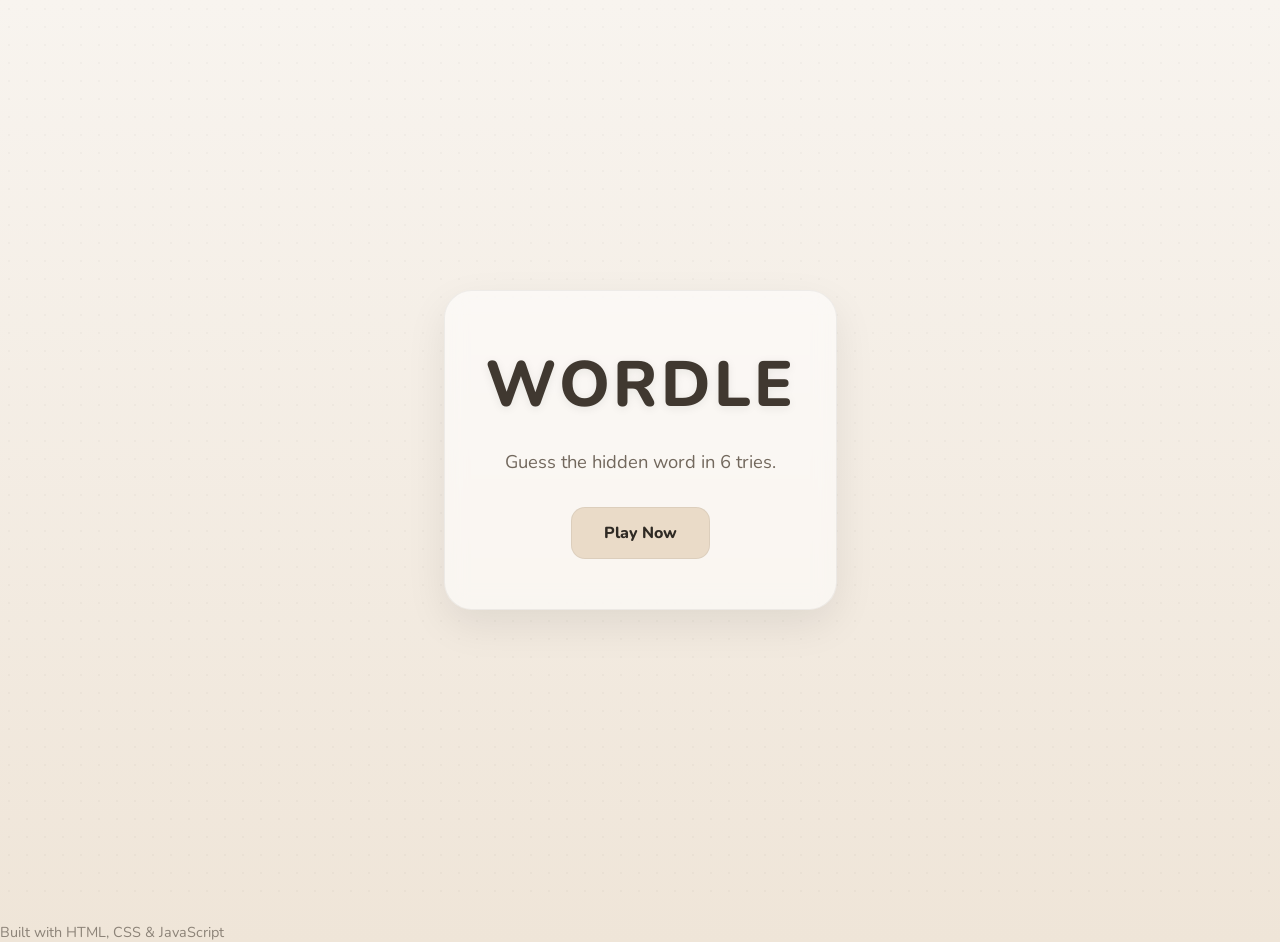
<file: index.html>
<!DOCTYPE html>
<html lang="en">
<head>
    <meta charset="UTF-8">
    <meta
        name="viewport"
        content="width=device-width, initial-scale=1.0">
    <title>Wordle Game</title>
    <link rel="stylesheet" href="style.css">
</head>
<body>
    <main class="hero">
        <section class="hero-content">

            <h1 id="title">
                WORDLE
            </h1>

            <p class="subtitle">
                Guess the hidden word in 6 tries.
            </p>

            <a
                href="wordle.html"
                class="start-btn"
                aria-label="Start the game"
            >
                Play Now
            </a>
        </section>
    </main>
    <p class="mini-text">
    Built with HTML, CSS & JavaScript
</p>
</body>
</html>
</file>
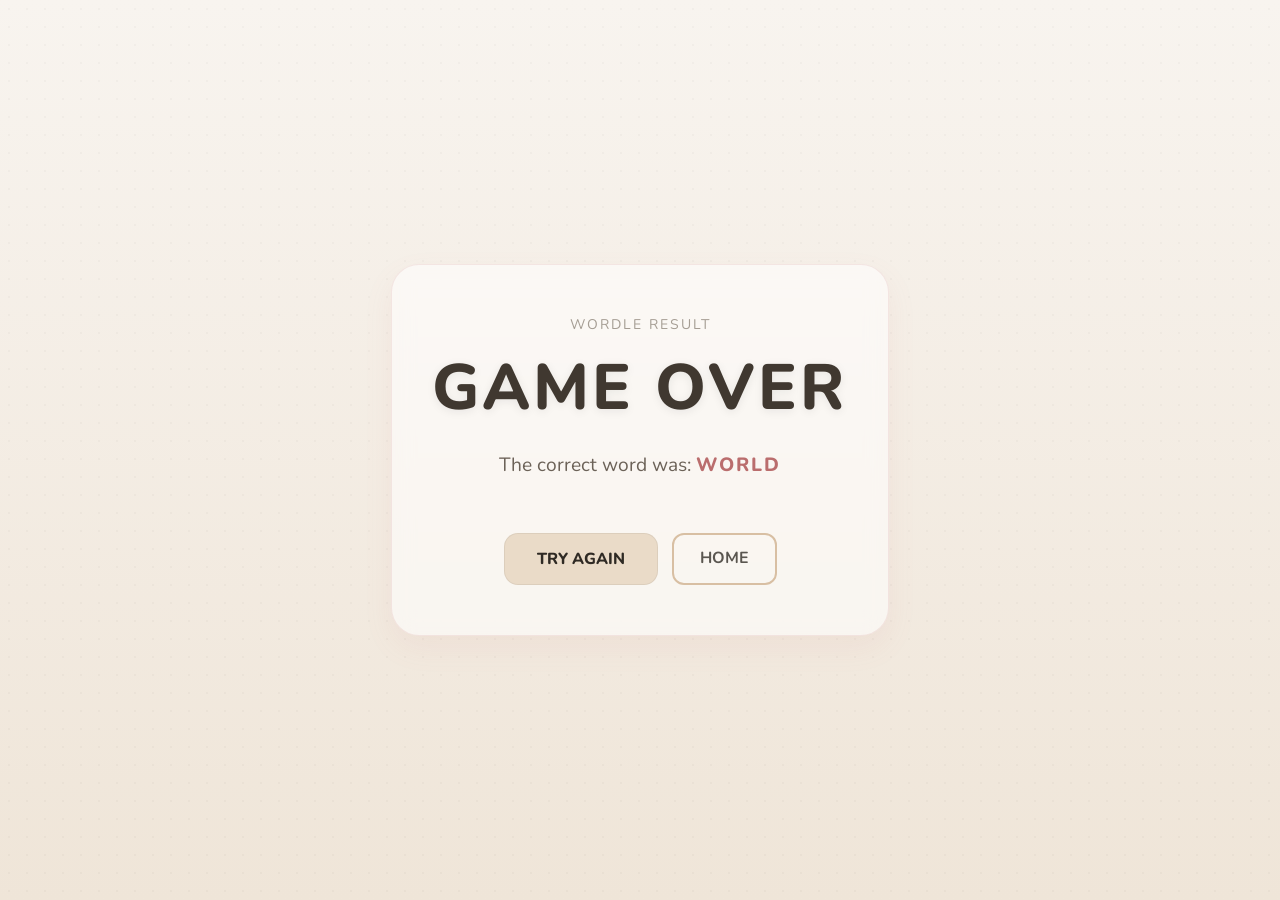
<file: fail.html>
<!DOCTYPE html>
<html lang="en">

<head>
    <meta charset="UTF-8">

    <meta
        name="viewport"
        content="width=device-width, initial-scale=1.0"
    >

    <title>Game Over</title>

    <link rel="stylesheet" href="style.css">
</head>

<body>

    <main class="hero">

        <section class="hero-content fail-screen">

            <p class="result-label">
                Wordle Result
            </p>

            <h1 id="title">
                GAME OVER
            </h1>

            <p class="answer-text">
                The correct word was:
                <span>WORLD</span>
            </p>

            <div class="result-buttons">

                <a href="wordle.html" class="start-btn">
                    TRY AGAIN
                </a>

                <a href="index.html" class="secondary-btn">
                    HOME
                </a>

            </div>

        </section>

    </main>

</body>
</html>
</file>
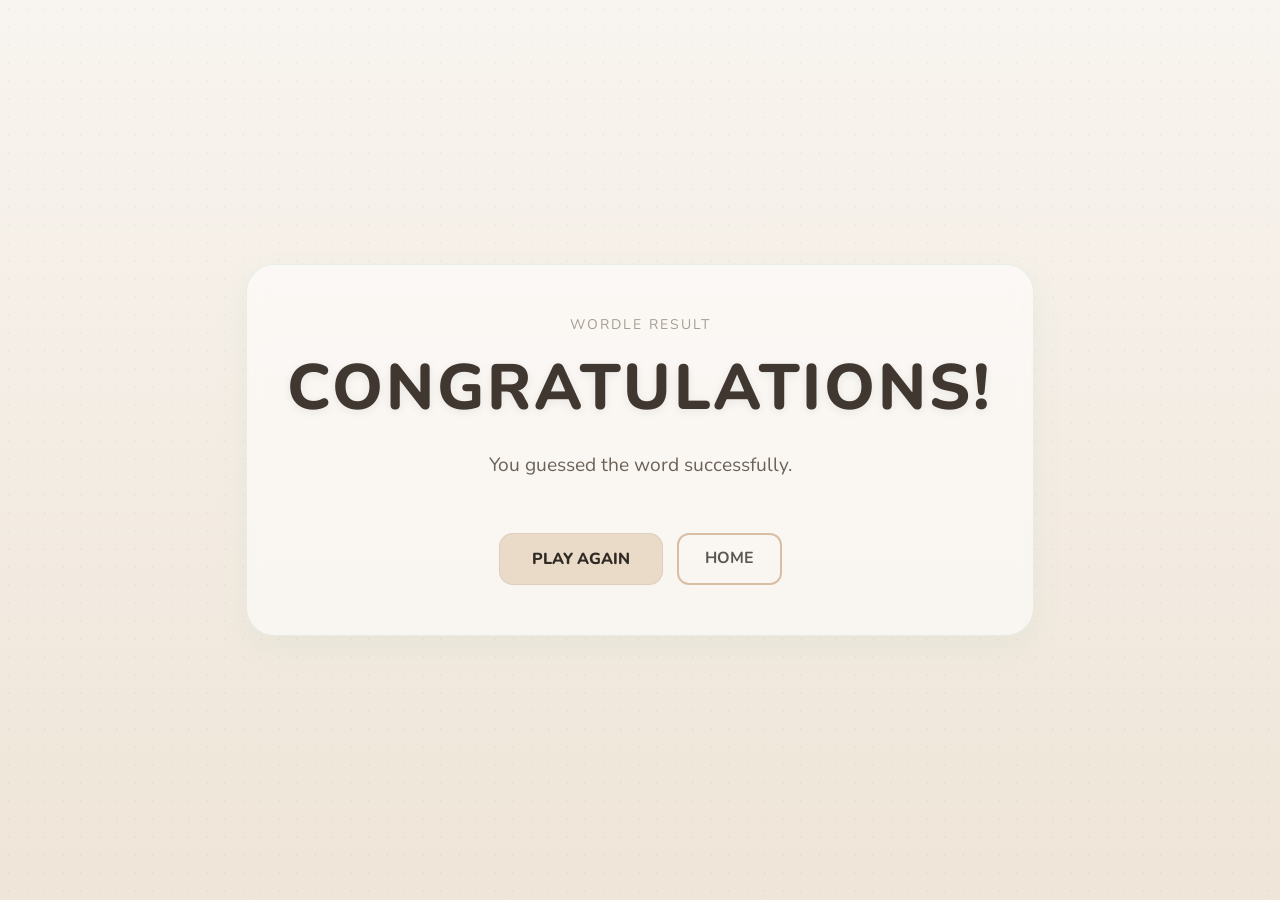
<file: success.html>
<!DOCTYPE html>
<html lang="en">

<head>
    <meta charset="UTF-8">

    <meta
        name="viewport"
        content="width=device-width, initial-scale=1.0"
    >

    <title>Victory</title>

    <link rel="stylesheet" href="style.css">
</head>

<body>

    <main class="hero">

        <section class="hero-content success-screen">

            <p class="result-label">
                Wordle Result
            </p>

            <h1 id="title">
                CONGRATULATIONS!
            </h1>

            <p class="victory-text">
                You guessed the word successfully.
            </p>

            <div class="result-buttons">

                <a href="wordle.html" class="start-btn">
                    PLAY AGAIN
                </a>

                <a href="index.html" class="secondary-btn">
                    HOME
                </a>

            </div>

        </section>

    </main>

</body>
</html>
</file>
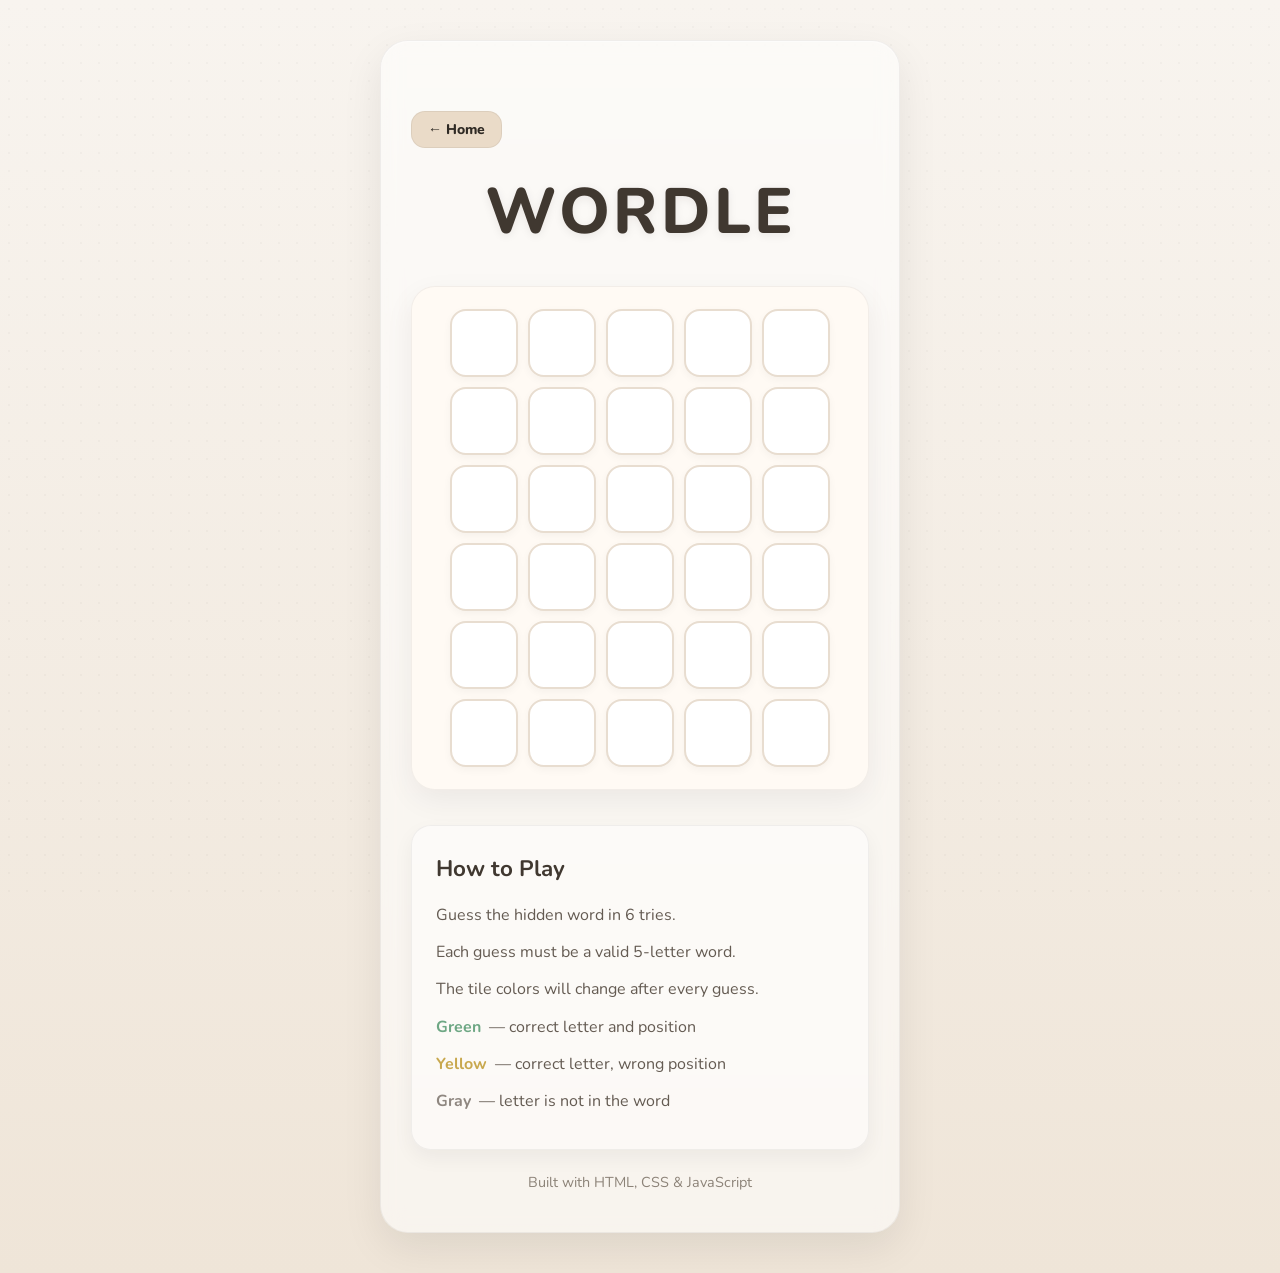
<file: wordle.html>
<!DOCTYPE html>
<html lang="en">

<head>
    <meta charset="UTF-8">

    <meta
        name="viewport"
        content="width=device-width, initial-scale=1.0"
    >

    <title>Wordle Game</title>

    <link rel="stylesheet" href="style.css">

    <script src="script.js" defer></script>
</head>

<body>

    <main class="game-page">

        <section class="game-container">

            <div class="top-bar">
                <a href="index.html" class="back-btn">
                    ← Home
                </a>
            </div>

            <h1 id="title">
                WORDLE
            </h1>

            <div
                id="board"
                aria-label="Wordle game board"
            ></div>

            <section class="instructions">

                <h2>
                    How to Play
                </h2>

                <p>
                    Guess the hidden word in 6 tries.
                </p>

                <p>
                    Each guess must be a valid 5-letter word.
                </p>

                <p>
                    The tile colors will change after every guess.
                </p>

                <div class="legend">

                    <p class="legend-item">
                        <span class="green">Green</span>
                        — correct letter and position
                    </p>

                    <p class="legend-item">
                        <span class="yellow">Yellow</span>
                        — correct letter, wrong position
                    </p>

                    <p class="legend-item">
                        <span class="gray">Gray</span>
                        — letter is not in the word
                    </p>

                </div>

            </section>

            <p class="mini-text">
                Built with HTML, CSS & JavaScript
            </p>

        </section>

    </main>

</body>
</html>
</file>
<file: style.css>
@import url('https://fonts.googleapis.com/css2?family=Nunito:wght@400;600;700;800&display=swap');

* {
    margin: 0;
    padding: 0;
    box-sizing: border-box;
}

body {
    font-family: 'Nunito', sans-serif;

    background: linear-gradient(
        180deg,
        #f8f4ef 0%,
        #efe5d8 100%
    );

    color: #2f2a24;

    min-height: 100vh;

    margin: 0;

    overflow-x: hidden;
}

body::before {
    content: "";

    position: fixed;
    inset: 0;

    background-image:
        radial-gradient(
            rgba(0,0,0,0.025) 1px,
            transparent 1px
        );

    background-size: 18px 18px;

    pointer-events: none;

    z-index: -1;
}

.hero {
    min-height: 100vh;

    display: flex;
    justify-content: center;
    align-items: center;

    padding: 30px;
}

.hero-content {
    text-align: center;

    background: rgba(255,255,255,0.55);

    backdrop-filter: blur(10px);

    padding: 50px 40px;

    border-radius: 28px;

    border: 1px solid rgba(0,0,0,0.05);

    box-shadow:
        0 15px 40px rgba(0,0,0,0.08);

    animation: fadeUp 0.7s ease;
}

#title {
    font-size: 4rem;
    font-weight: 800;

    letter-spacing: 3px;

    color: #403830;

    text-shadow:
        0 2px 10px rgba(0,0,0,0.08);
}

.subtitle {
    margin-top: 18px;

    font-size: 1.15rem;

    color: #72685d;

    line-height: 1.6;
}

a,
.start-btn {
    display: inline-block;

    margin-top: 30px;

    padding: 14px 32px;

    background: #eadbc8;

    color: #2f2a24;

    font-size: 1rem;
    font-weight: 800;

    text-decoration: none;

    border-radius: 14px;

    border: 1px solid rgba(0,0,0,0.06);

    transition:
        transform 0.2s ease,
        background 0.2s ease,
        box-shadow 0.2s ease;
}

a:hover,
.start-btn:hover {
    transform: translateY(-3px);

    background: #e2cfb6;

    box-shadow:
        0 8px 20px rgba(0,0,0,0.08);
}

.game-page {
    min-height: 100vh;

    display: flex;
    justify-content: center;
    align-items: center;

    padding: 40px 20px;
}

.game-container {
    width: 100%;
    max-width: 520px;

    text-align: center;

    background: rgba(255,255,255,0.55);

    backdrop-filter: blur(10px);

    padding: 40px 30px;

    border-radius: 28px;

    border: 1px solid rgba(0,0,0,0.05);

    box-shadow:
        0 15px 40px rgba(0,0,0,0.08);

    animation: fadeUp 0.7s ease;
}

#board {
    display: grid;

    grid-template-columns: repeat(5, 68px);
    grid-template-rows: repeat(6, 68px);

    gap: 10px;

    justify-content: center;

    margin: 30px auto;

    padding: 22px;

    border-radius: 24px;

    background: #fffaf4;

    border: 1px solid rgba(0,0,0,0.05);

    box-shadow:
        0 10px 30px rgba(0,0,0,0.06);
}

.tile {
    width: 68px;
    height: 68px;

    border-radius: 16px;

    background: #ffffff;

    border: 2px solid #e8ddd0;

    color: #2f2a24;

    font-size: 2rem;
    font-weight: 800;

    display: flex;
    justify-content: center;
    align-items: center;

    transition:
        transform 0.15s ease,
        background-color 0.2s ease,
        border-color 0.2s ease;

    box-shadow:
        inset 0 1px 0 rgba(255,255,255,0.8),
        0 3px 8px rgba(0,0,0,0.04);
}

.tile:hover {
    transform: scale(1.03);

    border-color: #ccb9a2;
}

.correct {
    background: #8ab89c;

    border-color: #8ab89c;

    color: white;
}

.present {
    background: #e1c26f;

    border-color: #e1c26f;

    color: white;
}

.absent {
    background: #b7b0a7;

    border-color: #b7b0a7;

    color: white;
}

.tile.pop {
    animation: pop 0.12s ease;
}

.tile.reveal {
    animation: flip 0.45s ease;
}

@keyframes pop {
    0% {
        transform: scale(0.85);
    }

    100% {
        transform: scale(1);
    }
}

@keyframes flip {
    0% {
        transform: rotateX(0deg);
    }

    50% {
        transform: rotateX(90deg);
    }

    100% {
        transform: rotateX(0deg);
    }
}

.instructions {
    margin-top: 35px;

    text-align: left;

    background: rgba(255,255,255,0.45);

    padding: 24px;

    border-radius: 20px;

    border: 1px solid rgba(0,0,0,0.05);

    box-shadow:
        0 8px 20px rgba(0,0,0,0.05);

    line-height: 1.7;
}

.instructions h2 {
    margin-bottom: 14px;

    color: #403830;

    font-size: 1.4rem;
}

.instructions p {
    margin: 10px 0;

    color: #645b52;
}

.green {
    color: #6ea784;
    font-weight: 700;
}

.yellow {
    color: #c8a84e;
    font-weight: 700;
}

.gray {
    color: #8f8780;
    font-weight: 700;
}

.fail-screen {
    border: 1px solid rgba(200,120,120,0.15);

    box-shadow:
        0 12px 30px rgba(200,120,120,0.08);
}

.success-screen {
    border: 1px solid rgba(120,180,140,0.15);

    box-shadow:
        0 12px 30px rgba(120,180,140,0.08);
}

.answer-text,
.victory-text {
    margin-top: 20px;

    font-size: 1.2rem;

    color: #6c6258;
}

.answer-text span {
    color: #ba6d6d;

    font-weight: 800;

    letter-spacing: 2px;
}

.mini-text {
    margin-top: 22px;

    font-size: 0.9rem;

    color: #8c8378;
}
@keyframes fadeUp {
    from {
        opacity: 0;
        transform: translateY(14px);
    }

    to {
        opacity: 1;
        transform: translateY(0);
    }
}

@media (max-width: 600px) {

    #title {
        font-size: 2.8rem;
    }

    #board {
        grid-template-columns: repeat(5, 56px);
        grid-template-rows: repeat(6, 56px);

        gap: 8px;

        padding: 16px;
    }

    .tile {
        width: 56px;
        height: 56px;

        font-size: 1.7rem;
    }

    .hero-content,
    .game-container {
        padding: 30px 20px;
    }

    .instructions {
        padding: 18px;
    }
}
.legend-item {
    display: flex;
    gap: 8px;
    align-items: center;
}
.top-bar {
    display: flex;
    justify-content: flex-start;
    margin-bottom: 20px;
}

.back-btn {
    font-size: 14px;
    padding: 8px 16px;
}
.game-container {
    position: relative;
}
.game-container::after {
    content: "";

    position: absolute;

    inset: 0;

    border-radius: 28px;

    pointer-events: none;

    box-shadow:
        inset 0 1px 0 rgba(255,255,255,0.4);
}
.result-label {
    font-size: 14px;
    letter-spacing: 2px;
    text-transform: uppercase;

    color: #a59d93;

    margin-bottom: 10px;
}

.result-buttons {
    display: flex;
    justify-content: center;
    gap: 14px;

    margin-top: 25px;

    flex-wrap: wrap;
}

.secondary-btn {
    display: inline-block;

    padding: 12px 26px;

    border-radius: 12px;

    background: transparent;

    border: 2px solid #d8bfa3;

    color: #5a5650;

    text-decoration: none;

    font-weight: 700;

    transition: 0.2s ease;
}

.secondary-btn:hover {
    background: #efe7dc;
}
</file>
